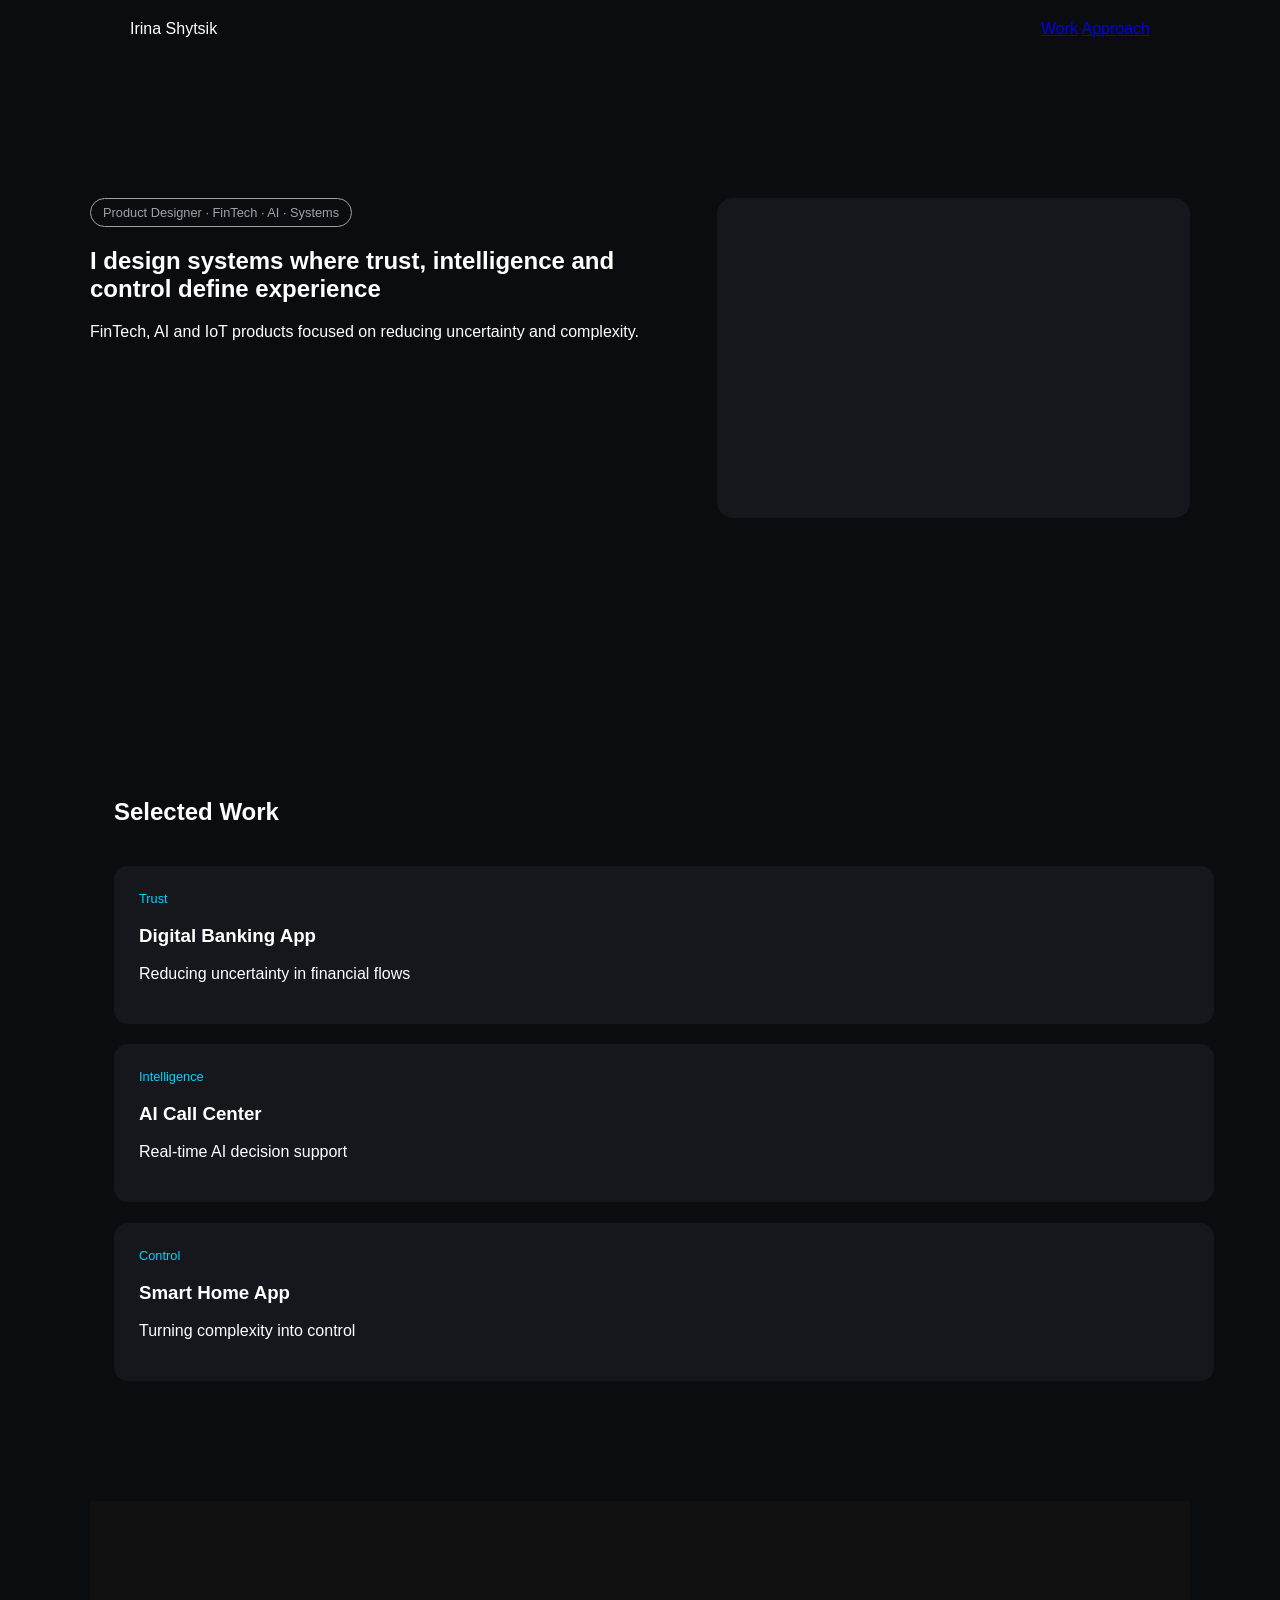
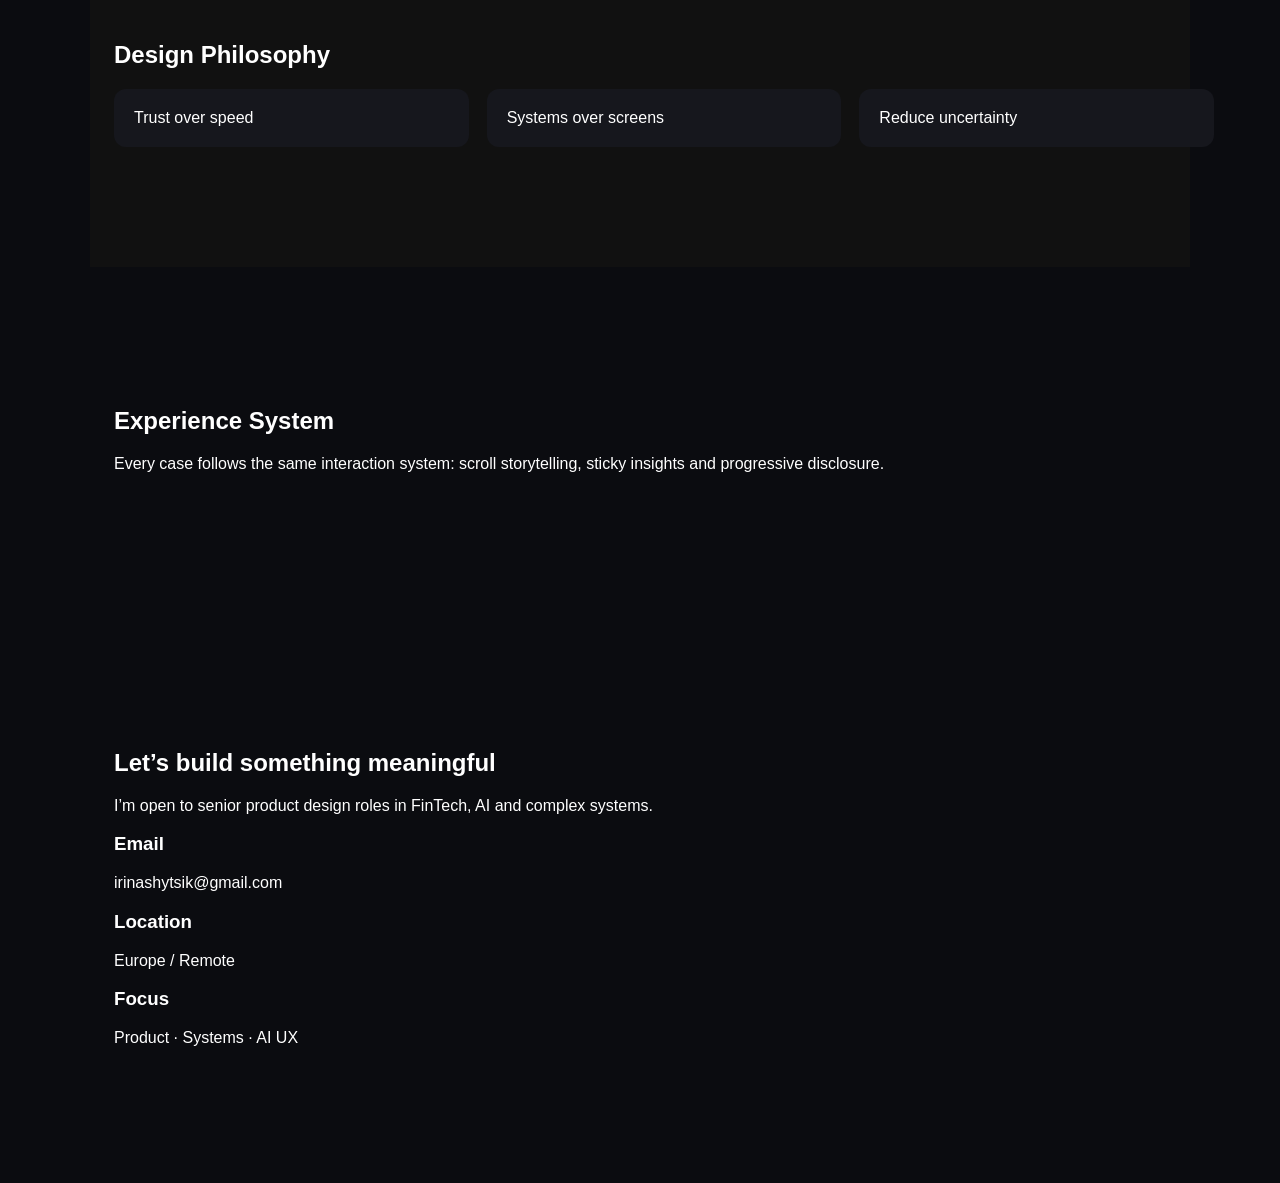
<file: index.html>
<!DOCTYPE html>
<html lang="en">
<head>
<meta charset="UTF-8"/>
<meta name="viewport" content="width=device-width, initial-scale=1.0"/>
<title>Product Designer Portfolio</title>
<link rel="stylesheet" href="styles.css"/>
</head>

<body>
<div class="container">

<!-- TRANSITION -->
<div class="page-transition"></div>

<!-- PROGRESS -->
<div class="scroll-progress"></div>

<!-- NAV -->
<header class="nav">
  <div class="logo">Irina Shytsik</div>
  <nav>
    <a href="#work">Work</a>
    <a href="#philosophy">Approach</a>
  </nav>
</header>

<!-- HERO -->
<section class="hero reveal">
  <div class="hero-grid">

    <div class="hero-content">
      <div class="pill">Product Designer · FinTech · AI · Systems</div>

      <h1>
        I design systems where trust, intelligence and control define experience
      </h1>

      <p>
        FinTech, AI and IoT products focused on reducing uncertainty and complexity.
      </p>
    </div>

    <div class="hero-visual parallax"></div>

  </div>
</section>

<!-- WORK -->
<section id="work" class="section reveal">
  <div class="container">

    <h2>Selected Work</h2>

    <div class="cases">

      <a href="case-banking.html" class="case reveal" data-delay="0">
        <div class="tag">Trust</div>
        <h3>Digital Banking App</h3>
        <p>Reducing uncertainty in financial flows</p>
      </a>

      <a href="case-ai.html" class="case reveal" data-delay="1">
        <div class="tag">Intelligence</div>
        <h3>AI Call Center</h3>
        <p>Real-time AI decision support</p>
      </a>

      <a href="case-smart-home.html" class="case reveal" data-delay="2">
        <div class="tag">Control</div>
        <h3>Smart Home App</h3>
        <p>Turning complexity into control</p>
      </a>

    </div>

  </div>
</section>

<!-- PHILOSOPHY -->
<section id="philosophy" class="section dark reveal">
  <div class="container">

    <h2>Design Philosophy</h2>

    <div class="grid">

      <div class="card">Trust over speed</div>
      <div class="card">Systems over screens</div>
      <div class="card">Reduce uncertainty</div>

    </div>

  </div>
</section>

<!-- CASE TEMPLATE PREVIEW (visual consistency) -->
<section class="section reveal">
  <div class="container">

    <h2>Experience System</h2>

    <p>
      Every case follows the same interaction system: scroll storytelling,
      sticky insights and progressive disclosure.
    </p>

  </div>
</section>

<!-- CONTACT -->
<section id="contact" class="section reveal">
  <div class="container contact">

    <h2>Let’s build something meaningful</h2>

    <p>
      I’m open to senior product design roles in FinTech, AI and complex systems.
    </p>

    <div class="contact-card">

      <div>
        <h3>Email</h3>
        <p>irinashytsik@gmail.com</p>
      </div>

      <div>
        <h3>Location</h3>
        <p>Europe / Remote</p>
      </div>

      <div>
        <h3>Focus</h3>
        <p>Product · Systems · AI UX</p>
      </div>

    </div>

  </div>
</section>

<!-- JS -->
<script>
const overlay = document.querySelector(".page-transition");

/* PAGE TRANSITION */
document.querySelectorAll("a[href]").forEach(link => {
  link.addEventListener("click", (e) => {

    const url = link.getAttribute("href");
    if (!url || url.startsWith("#")) return;

    e.preventDefault();

    overlay.style.transform = "scaleY(1)";

    setTimeout(() => {
      window.location.href = url;
    }, 500);
  });
});

window.addEventListener("pageshow", () => {
  overlay.style.transform = "scaleY(0)";
});

/* REVEAL */
const observer = new IntersectionObserver((entries) => {
  entries.forEach(entry => {
    if (entry.isIntersecting) {
      const delay = entry.target.dataset.delay || 0;
      setTimeout(() => entry.target.classList.add("visible"), delay * 120);
    }
  });
}, { threshold: 0.15 });

document.querySelectorAll(".reveal").forEach(el => observer.observe(el));

/* PARALLAX */
window.addEventListener("scroll", () => {
  document.querySelectorAll(".parallax").forEach(el => {
    el.style.transform = `translateY(${window.scrollY * 0.06}px)`;
  });
});

/* PROGRESS */
window.addEventListener("scroll", () => {
  const scrollTop = window.scrollY;
  const docHeight = document.body.scrollHeight - window.innerHeight;
  const progress = (scrollTop / docHeight) * 100;
  document.querySelector(".scroll-progress").style.width = progress + "%";
});


const cases = document.querySelectorAll(".case");

cases.forEach((card) => {

  let rect;

  card.addEventListener("mousemove", (e) => {
    rect = card.getBoundingClientRect();

    const x = e.clientX - rect.left;
    const y = e.clientY - rect.top;

    const centerX = rect.width / 2;
    const centerY = rect.height / 2;

    const moveX = (x - centerX) / 10;
    const moveY = (y - centerY) / 10;

    card.style.transform = `translate(${moveX}px, ${moveY}px) translateY(-6px)`;

    /* glow tracking */
    card.style.setProperty("--x", `${x}px`);
    card.style.setProperty("--y", `${y}px`);
  });

  card.addEventListener("mouseleave", () => {
    card.style.transform = "translate(0px, 0px)";
  });

});
  
</script>
  
</div>
</body>
</html>
</file>
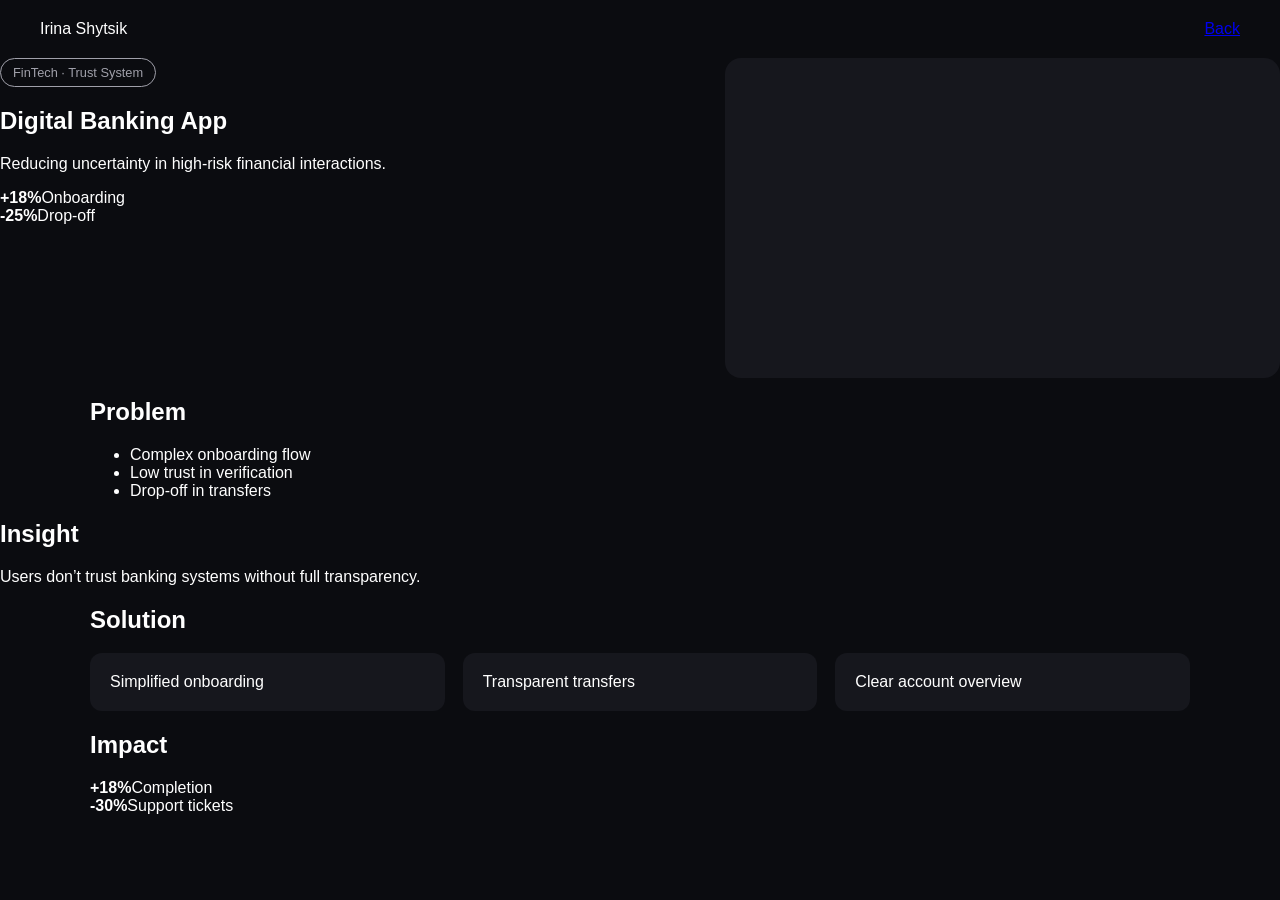
<file: case-banking.html>
<!DOCTYPE html>
<html lang="en">
<head>
<meta charset="UTF-8"/>
<meta name="viewport" content="width=device-width, initial-scale=1.0"/>
<title>Digital Banking Case</title>
<link rel="stylesheet" href="styles.css"/>
</head>

<body>

<div class="page-transition"></div>
<div class="scroll-progress"></div>

<header class="nav">
  <div>Irina Shytsik</div>
  <a href="index.html">Back</a>
</header>

<section class="case-hero reveal">
  <div class="hero-grid">

    <div>
      <div class="pill">FinTech · Trust System</div>
      <h1>Digital Banking App</h1>
      <p>Reducing uncertainty in high-risk financial interactions.</p>

      <div class="metrics">
        <div><strong>+18%</strong><span>Onboarding</span></div>
        <div><strong>-25%</strong><span>Drop-off</span></div>
      </div>
    </div>

    <div class="hero-visual parallax"></div>

  </div>
</section>

<section class="case-section reveal">
  <div class="container">
    <h2>Problem</h2>
    <ul class="stagger">
      <li>Complex onboarding flow</li>
      <li>Low trust in verification</li>
      <li>Drop-off in transfers</li>
    </ul>
  </div>
</section>

<section class="case-sticky">
  <div class="sticky-box reveal">
    <h2>Insight</h2>
    <p>Users don’t trust banking systems without full transparency.</p>
  </div>
</section>

<section class="case-section reveal">
  <div class="container">
    <h2>Solution</h2>

    <div class="grid">
      <div class="card reveal">Simplified onboarding</div>
      <div class="card reveal">Transparent transfers</div>
      <div class="card reveal">Clear account overview</div>
    </div>

  </div>
</section>

<section class="case-section dark reveal">
  <div class="container">
    <h2>Impact</h2>
    <div class="metrics">
      <div><strong>+18%</strong><span>Completion</span></div>
      <div><strong>-30%</strong><span>Support tickets</span></div>
    </div>
  </div>
</section>

<script src="motion.js"></script>

</body>
</html>
</file>
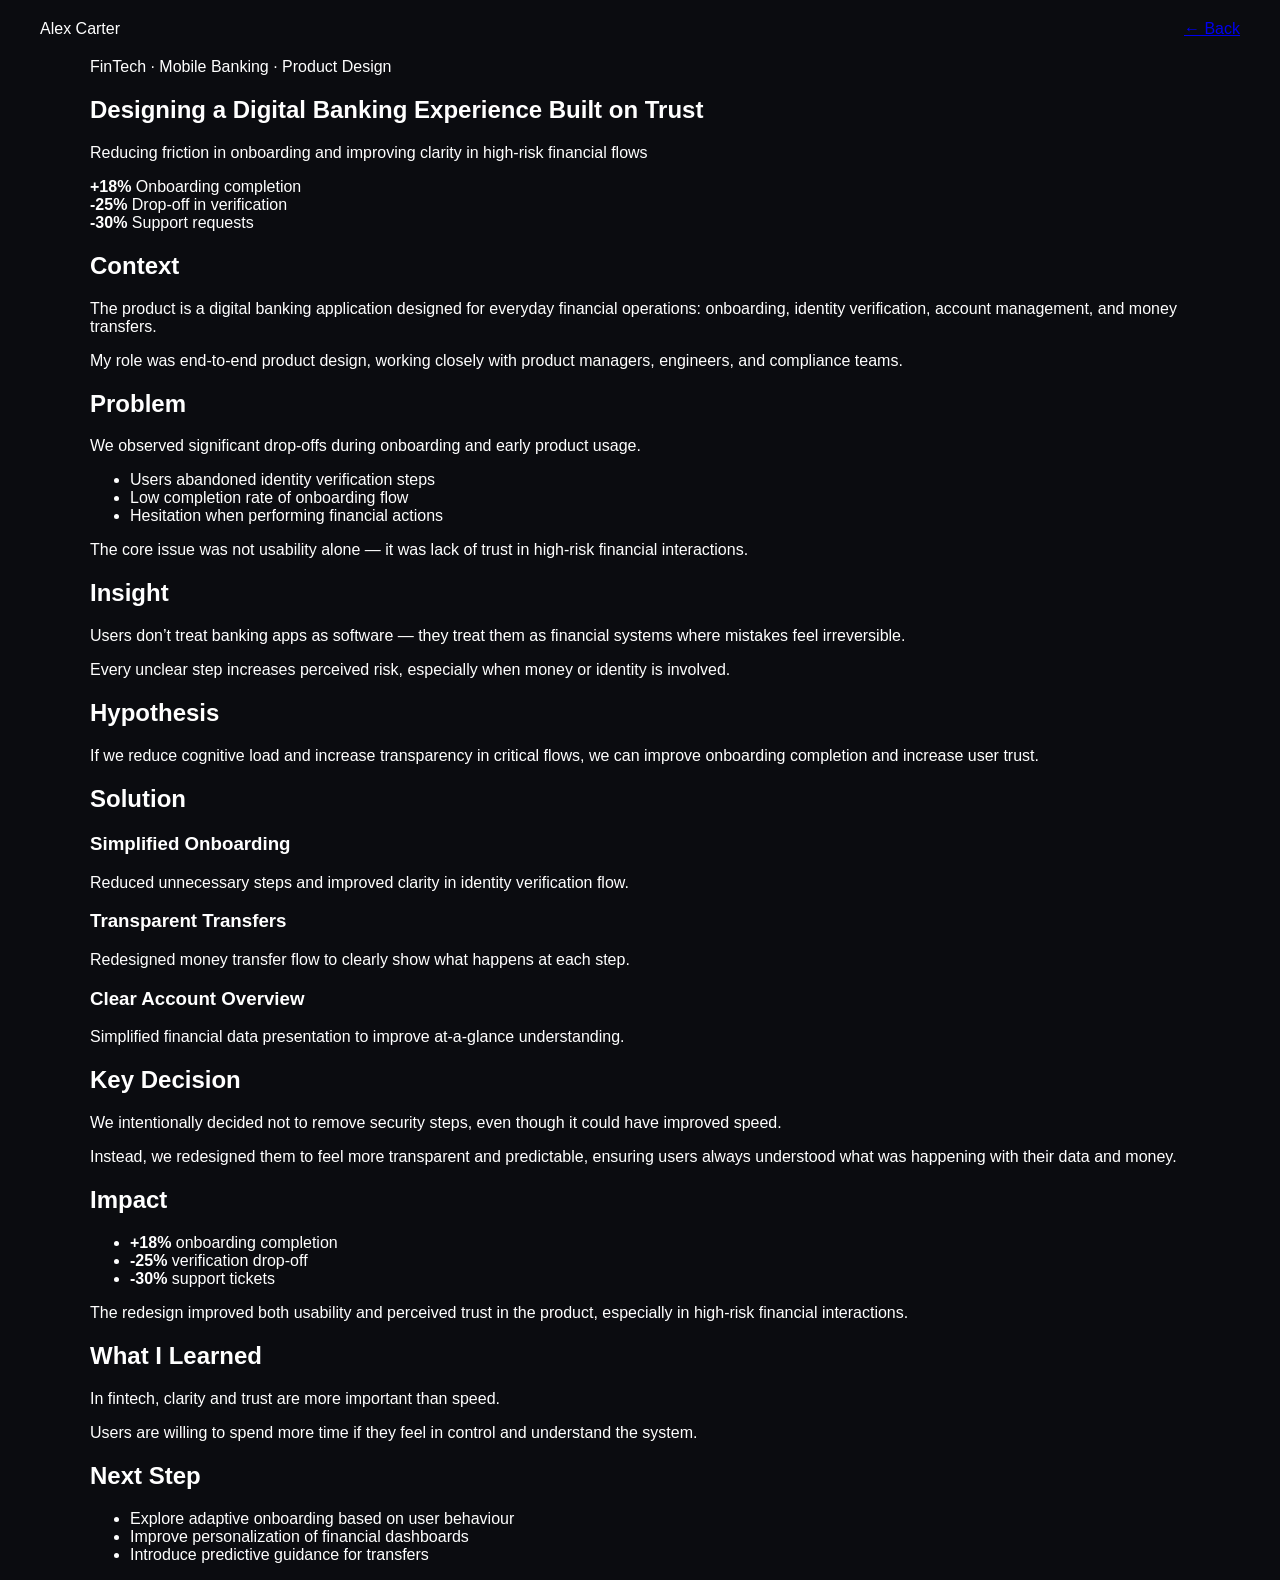
<file: case-digital-banking.html>
<!DOCTYPE html>
<html lang="en">
<head>
  <meta charset="UTF-8" />
  <meta name="viewport" content="width=device-width, initial-scale=1.0"/>
  <title>Digital Banking App — Case Study</title>
  <link rel="stylesheet" href="styles.css" />
</head>
<body>

<header class="nav">
  <div class="nav__logo">Alex Carter</div>
  <nav>
    <a href="index.html">← Back</a>
  </nav>
</header>

<!-- HERO -->
<section class="case-hero">
  <div class="container">

    <div class="case-label">FinTech · Mobile Banking · Product Design</div>

    <h1>Designing a Digital Banking Experience Built on Trust</h1>

    <p class="subtitle">
      Reducing friction in onboarding and improving clarity in high-risk financial flows
    </p>

    <div class="case-metrics">
      <div>
        <strong>+18%</strong>
        <span>Onboarding completion</span>
      </div>
      <div>
        <strong>-25%</strong>
        <span>Drop-off in verification</span>
      </div>
      <div>
        <strong>-30%</strong>
        <span>Support requests</span>
      </div>
    </div>

  </div>
</section>

<!-- CONTEXT -->
<section class="case-section">
  <div class="container">
    <h2>Context</h2>

    <p>
      The product is a digital banking application designed for everyday financial operations:
      onboarding, identity verification, account management, and money transfers.
    </p>

    <p>
      My role was end-to-end product design, working closely with product managers, engineers,
      and compliance teams.
    </p>
  </div>
</section>

<!-- PROBLEM -->
<section class="case-section dark">
  <div class="container">
    <h2>Problem</h2>

    <p>
      We observed significant drop-offs during onboarding and early product usage.
    </p>

    <ul>
      <li>Users abandoned identity verification steps</li>
      <li>Low completion rate of onboarding flow</li>
      <li>Hesitation when performing financial actions</li>
    </ul>

    <p>
      The core issue was not usability alone — it was lack of trust in high-risk financial interactions.
    </p>
  </div>
</section>

<!-- INSIGHT -->
<section class="case-section">
  <div class="container">
    <h2>Insight</h2>

    <p class="highlight">
      Users don’t treat banking apps as software — they treat them as financial systems where mistakes feel irreversible.
    </p>

    <p>
      Every unclear step increases perceived risk, especially when money or identity is involved.
    </p>
  </div>
</section>

<!-- HYPOTHESIS -->
<section class="case-section dark">
  <div class="container">
    <h2>Hypothesis</h2>

    <p>
      If we reduce cognitive load and increase transparency in critical flows,
      we can improve onboarding completion and increase user trust.
    </p>
  </div>
</section>

<!-- SOLUTION -->
<section class="case-section">
  <div class="container">
    <h2>Solution</h2>

    <div class="solution-grid">

      <div class="solution">
        <h3>Simplified Onboarding</h3>
        <p>
          Reduced unnecessary steps and improved clarity in identity verification flow.
        </p>
      </div>

      <div class="solution">
        <h3>Transparent Transfers</h3>
        <p>
          Redesigned money transfer flow to clearly show what happens at each step.
        </p>
      </div>

      <div class="solution">
        <h3>Clear Account Overview</h3>
        <p>
          Simplified financial data presentation to improve at-a-glance understanding.
        </p>
      </div>

    </div>
  </div>
</section>

<!-- KEY DECISION -->
<section class="case-section dark">
  <div class="container">
    <h2>Key Decision</h2>

    <p class="highlight">
      We intentionally decided not to remove security steps, even though it could have improved speed.
    </p>

    <p>
      Instead, we redesigned them to feel more transparent and predictable,
      ensuring users always understood what was happening with their data and money.
    </p>
  </div>
</section>

<!-- IMPACT -->
<section class="case-section">
  <div class="container">
    <h2>Impact</h2>

    <ul class="impact">
      <li><strong>+18%</strong> onboarding completion</li>
      <li><strong>-25%</strong> verification drop-off</li>
      <li><strong>-30%</strong> support tickets</li>
    </ul>

    <p>
      The redesign improved both usability and perceived trust in the product,
      especially in high-risk financial interactions.
    </p>
  </div>
</section>

<!-- REFLECTION -->
<section class="case-section dark">
  <div class="container">
    <h2>What I Learned</h2>

    <p class="highlight">
      In fintech, clarity and trust are more important than speed.
    </p>

    <p>
      Users are willing to spend more time if they feel in control and understand the system.
    </p>
  </div>
</section>

<!-- NEXT -->
<section class="case-section">
  <div class="container">
    <h2>Next Step</h2>

    <ul>
      <li>Explore adaptive onboarding based on user behaviour</li>
      <li>Improve personalization of financial dashboards</li>
      <li>Introduce predictive guidance for transfers</li>
    </ul>
  </div>
</section>

</body>
</html>
</file>
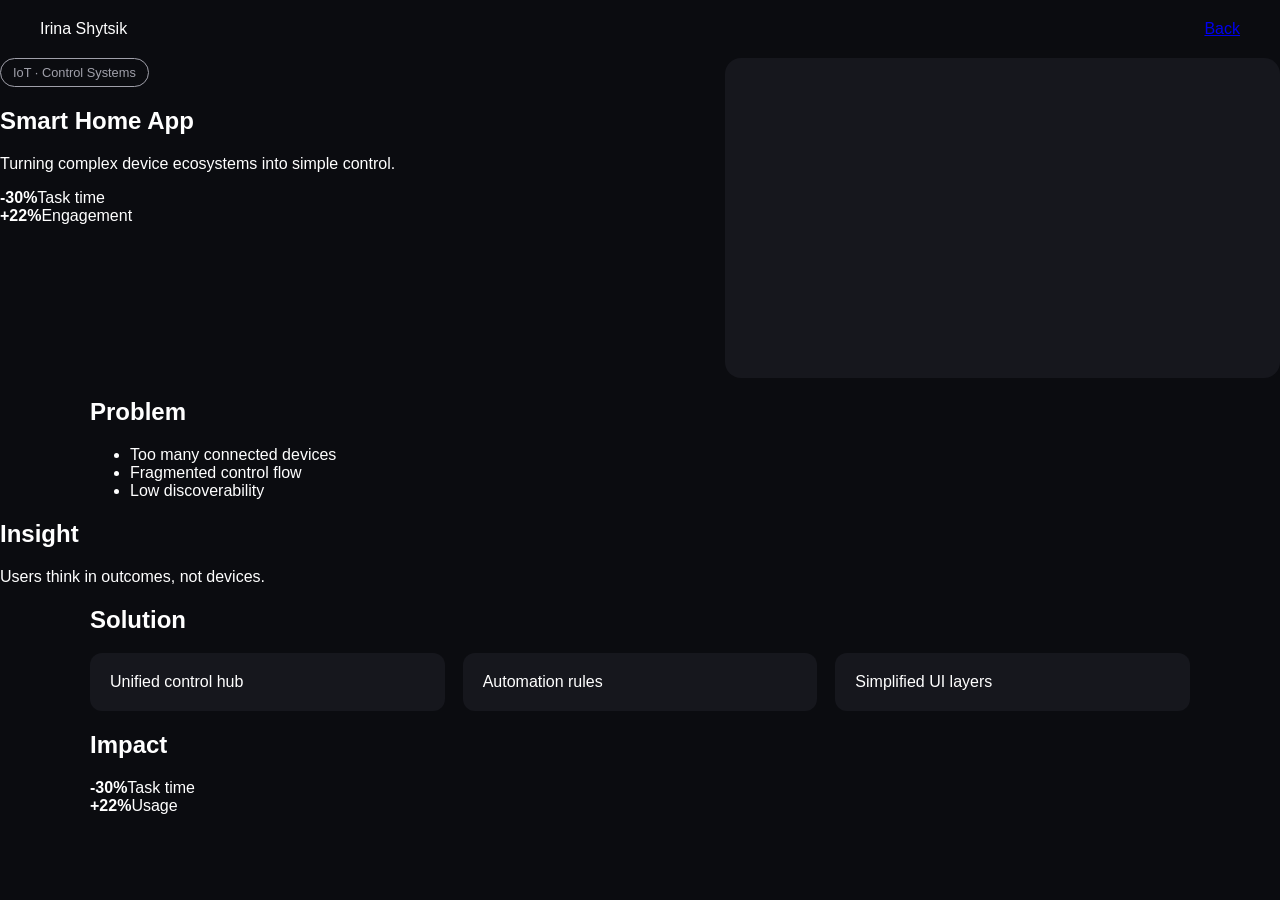
<file: case-smart-home.html>
<!DOCTYPE html>
<html lang="en">
<head>
<meta charset="UTF-8"/>
<meta name="viewport" content="width=device-width, initial-scale=1.0"/>
<title>Smart Home Case</title>
<link rel="stylesheet" href="styles.css"/>
</head>

<body>

<div class="page-transition"></div>
<div class="scroll-progress"></div>

<header class="nav">
  <div>Irina Shytsik</div>
  <a href="index.html">Back</a>
</header>

<section class="case-hero reveal">
  <div class="hero-grid">

    <div>
      <div class="pill">IoT · Control Systems</div>
      <h1>Smart Home App</h1>
      <p>Turning complex device ecosystems into simple control.</p>

      <div class="metrics">
        <div><strong>-30%</strong><span>Task time</span></div>
        <div><strong>+22%</strong><span>Engagement</span></div>
      </div>
    </div>

    <div class="hero-visual parallax"></div>

  </div>
</section>

<section class="case-section reveal">
  <div class="container">
    <h2>Problem</h2>

    <ul class="stagger">
      <li>Too many connected devices</li>
      <li>Fragmented control flow</li>
      <li>Low discoverability</li>
    </ul>
  </div>
</section>

<section class="case-sticky">
  <div class="sticky-box reveal">
    <h2>Insight</h2>
    <p>Users think in outcomes, not devices.</p>
  </div>
</section>

<section class="case-section reveal">
  <div class="container">
    <h2>Solution</h2>

    <div class="grid">
      <div class="card reveal">Unified control hub</div>
      <div class="card reveal">Automation rules</div>
      <div class="card reveal">Simplified UI layers</div>
    </div>

  </div>
</section>

<section class="case-section dark reveal">
  <div class="container">
    <h2>Impact</h2>

    <div class="metrics">
      <div><strong>-30%</strong><span>Task time</span></div>
      <div><strong>+22%</strong><span>Usage</span></div>
    </div>

  </div>
</section>

<script src="motion.js"></script>

</body>
</html>
</file>
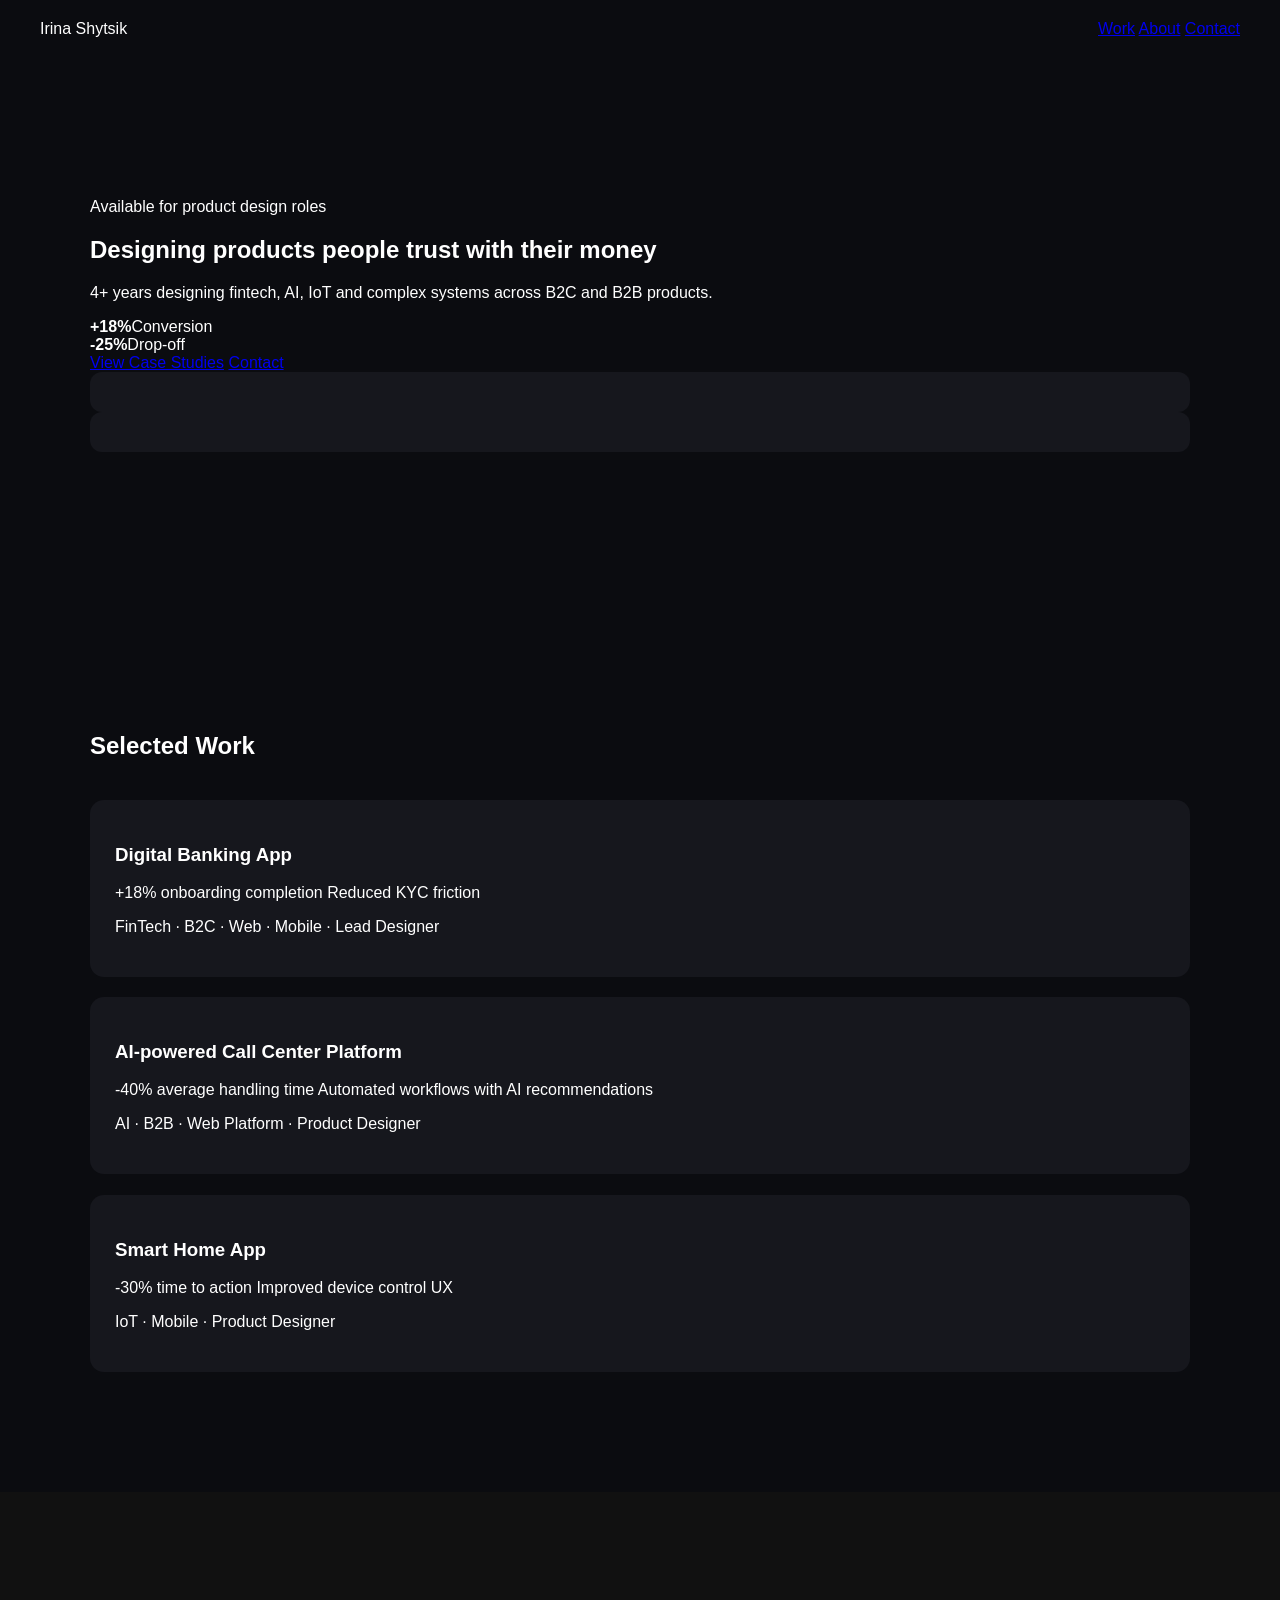
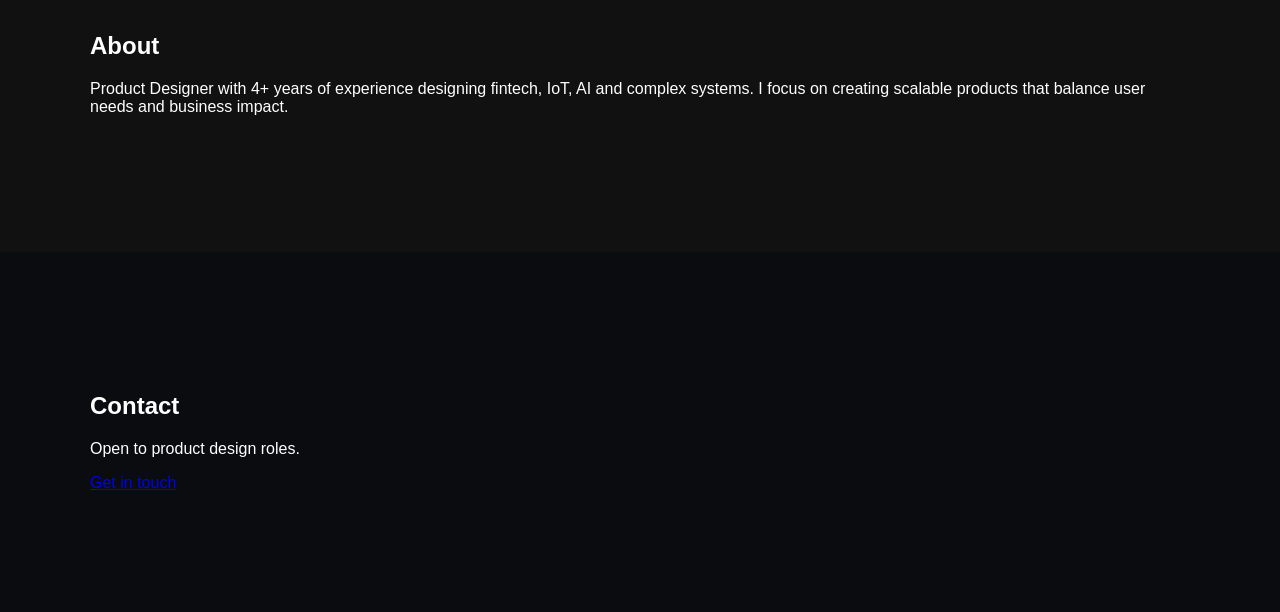
<file: preview.html>
<!DOCTYPE html>
<html lang="en">
<head>
  <meta charset="UTF-8" />
  <meta name="viewport" content="width=device-width, initial-scale=1.0"/>
  <title>Product Designer Portfolio</title>
  <link rel="stylesheet" href="styles.css" />
</head>
<body>

<header class="nav">
  <div class="nav__logo">Irina Shytsik</div>
  <nav>
    <a href="#work">Work</a>
    <a href="#about">About</a>
    <a href="#contact">Contact</a>
  </nav>
</header>

<section class="hero">
  <div class="container hero__layout">

    <div class="hero__content">
      <span class="label">Available for product design roles</span>

      <h1>
        Designing products people trust with their money
      </h1>

      <p>
        4+ years designing fintech, AI, IoT and complex systems across B2C and B2B products.
      </p>

      <div class="metrics">
        <div><strong>+18%</strong><span>Conversion</span></div>
        <div><strong>-25%</strong><span>Drop-off</span></div>
      </div>

      <div class="actions">
        <a href="#work" class="btn primary">View Case Studies</a>
        <a href="#contact" class="btn ghost">Contact</a>
      </div>
    </div>

    <div class="hero__visual">
      <div class="mock">
        <div class="chart"></div>
        <div class="card"></div>
        <div class="card small"></div>
      </div>
    </div>

  </div>
</section>

<section id="work" class="section">
  <div class="container">
    <h2>Selected Work</h2>

    <div class="cases">

      <a href="#" class="case">
        <h3>Digital Banking App</h3>
        <div class="outcome">
          +18% onboarding completion
          <span>Reduced KYC friction</span>
        </div>
        <p class="meta">FinTech · B2C · Web · Mobile · Lead Designer</p>
      </a>

      <a href="#" class="case">
  <h3>AI-powered Call Center Platform</h3>

  <div class="outcome">
    -40% average handling time
    <span>Automated workflows with AI recommendations</span>
  </div>

  <p class="meta">AI · B2B · Web Platform · Product Designer</p>
</a>

      <a href="#" class="case">
        <h3>Smart Home App</h3>
        <div class="outcome">
          -30% time to action
          <span>Improved device control UX</span>
        </div>
        <p class="meta">IoT · Mobile · Product Designer</p>
      </a>

    </div>
  </div>
</section>

<section id="about" class="section dark">
  <div class="container">
    <h2>About</h2>
    <p>
      Product Designer with 4+ years of experience designing fintech, IoT, AI and complex systems.
      I focus on creating scalable products that balance user needs and business impact.
    </p>
  </div>
</section>

<section id="contact" class="section">
  <div class="container">
    <h2>Contact</h2>
    <p>Open to product design roles.</p>
    <a href="mailto:email@example.com" class="btn primary">Get in touch</a>
  </div>
</section>

</body>
</html>
</file>
<file: styles.css>
/* ===================================================
   IRINA SHYTSIK — Portfolio Styles
   Concept: Precision & Trust
   =================================================== */

:root {
  --bg: #0b0c10;
  --surface: #16171d;
  --text: #ffffff;
  --text2: #a0a0aa;
  --accent: #00d4ff;
}

body {
  margin: 0;
  font-family: Arial, sans-serif;
  background: var(--bg);
  color: var(--text);
}

.container {
  width: 100%;
  max-width: 1100px;
  margin: 0 auto;
  padding: 0 24px;
}

html {
  scroll-behavior: smooth;
}

.section {
  padding: 100px 0;
}

/* NAV */
.nav {
  display: flex;
  justify-content: space-between;
  padding: 20px 40px;
}

/* PROGRESS */
.scroll-progress {
  position: fixed;
  top: 0;
  left: 0;
  height: 3px;
  width: 0%;
  background: var(--accent);
  z-index: 9999;
}

/* TRANSITION */
.page-transition {
  position: fixed;
  inset: 0;
  background: var(--bg);
  transform: scaleY(0);
  transform-origin: bottom;
  transition: transform 0.6s ease;
  z-index: 9999;
}

/* HERO */
.hero {
  padding: 140px 0;
}

.hero-grid {
  display: grid;
  grid-template-columns: 1.2fr 1fr;
  gap: 60px;
}

.hero-visual {
  height: 320px;
  background: var(--surface);
  border-radius: 16px;
}

@media (max-width: 900px) {
  .hero-grid {
    grid-template-columns: 1fr;
  }
}

/* SECTIONS */
.section {
  padding: 120px 0;
}

.section.dark {
  background: #111;
}

/* CASES */
.cases {
  display: grid;
  gap: 20px;
  margin-top: 40px;
}

.case {
  position: relative;
  background: var(--surface);
  padding: 24px;
  border-radius: 14px;
  text-decoration: none;
  color: var(--text);

  border: 1px solid transparent;
  transition: transform 0.25s ease, border 0.3s ease;
  will-change: transform;
  overflow: hidden;
}

/* =========================
   ✨ GLOW GRADIENT EDGE (Framer-style)
========================= */
.case::before {
  content: "";
  position: absolute;
  inset: -2px;
  border-radius: 16px;

  background: radial-gradient(
    600px circle at var(--x, 50%) var(--y, 50%),
    rgba(0, 212, 255, 0.35),
    transparent 20%
  );

  opacity: 0;
  transition: opacity 0.25s ease;
  pointer-events: none;
}

.case:hover::before {
  opacity: 1;
}

/* =========================
   OUTLINE EDGE (subtle premium border)
========================= */
.case::after {
  content: "";
  position: absolute;
  inset: 0;
  border-radius: 14px;
  border: 1px solid rgba(0, 212, 255, 0.4);
  opacity: 0;
  transition: opacity 0.25s ease;
  pointer-events: none;
}

.case:hover::after {
  opacity: 1;
}

/* lift */
.case:hover {
  transform: translateY(-6px);
}

/* TAG */
.tag {
  color: var(--accent);
  font-size: 0.8rem;
}

/* GRID */
.grid {
  display: grid;
  grid-template-columns: repeat(3, 1fr);
  gap: 18px;
}

.card {
  background: var(--surface);
  padding: 20px;
  border-radius: 12px;
}

/* REVEAL SYSTEM */
.reveal {
  opacity: 0;
  transform: translateY(40px);
  transition: all 0.8s ease;
}

.reveal.visible {
  opacity: 1;
  transform: translateY(0);
}


/* PILL */
.pill {
  border: 1px solid var(--text2);
  padding: 6px 12px;
  border-radius: 999px;
  font-size: 0.8rem;
  color: var(--text2);
  display: inline-block;
}
</file>
